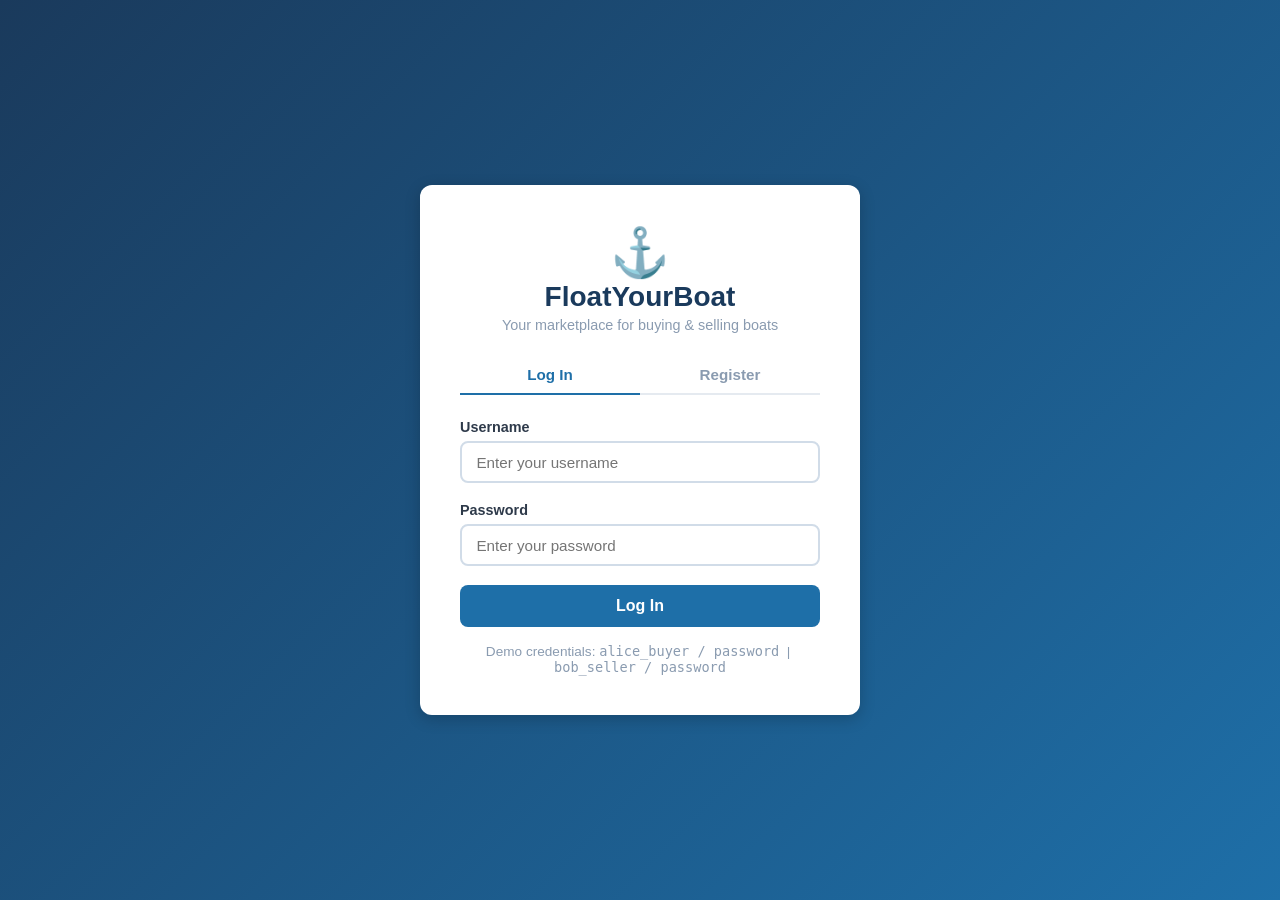
<file: index.html>
<!DOCTYPE html>
<html lang="en">
<head>
  <meta charset="UTF-8" />
  <meta name="viewport" content="width=device-width, initial-scale=1.0" />
  <title>FloatYourBoat — Login</title>
  <link rel="stylesheet" href="css/styles.css" />
</head>
<body>
  <div class="auth-container">
    <div class="auth-box">
      <!-- Logo -->
      <div class="auth-logo">
        <span class="logo-icon">⚓</span>
        <h1>FloatYourBoat</h1>
        <p>Your marketplace for buying &amp; selling boats</p>
      </div>

      <!-- Tabs -->
      <div class="auth-tabs">
        <button class="auth-tab active" id="tab-login" onclick="switchTab('login')">Log In</button>
        <button class="auth-tab" id="tab-register" onclick="switchTab('register')">Register</button>
      </div>

      <!-- Error / Success messages -->
      <div id="auth-alert" class="alert alert-danger hidden">
        <span id="auth-alert-msg"></span>
        <button class="close-btn" onclick="hideAlert()">✕</button>
      </div>

      <!-- Login Form -->
      <form id="form-login" class="auth-form active" onsubmit="handleLogin(event)">
        <div class="form-group">
          <label for="login-username">Username</label>
          <input type="text" id="login-username" placeholder="Enter your username" autocomplete="username" required />
        </div>
        <div class="form-group">
          <label for="login-password">Password</label>
          <input type="password" id="login-password" placeholder="Enter your password" autocomplete="current-password" required />
        </div>
        <button type="submit" class="btn btn-primary btn-block btn-lg">Log In</button>
        <p class="text-center mt-2" style="font-size:0.85rem; color: var(--mid-gray);">
          Demo credentials: <code>alice_buyer / password</code> &nbsp;|&nbsp; <code>bob_seller / password</code>
        </p>
      </form>

      <!-- Register Form -->
      <form id="form-register" class="auth-form" onsubmit="handleRegister(event)">
        <div class="form-group">
          <label>I am a…</label>
          <div class="role-selector">
            <button type="button" class="role-option selected" id="role-buyer" onclick="selectRole('buyer')">
              <span class="role-icon">🔍</span>
              Buyer
            </button>
            <button type="button" class="role-option" id="role-seller" onclick="selectRole('seller')">
              <span class="role-icon">📋</span>
              Seller
            </button>
          </div>
          <input type="hidden" id="reg-role" value="buyer" />
        </div>
        <div class="form-row">
          <div class="form-group">
            <label for="reg-name">Full Name</label>
            <input type="text" id="reg-name" placeholder="Jane Smith" required />
          </div>
          <div class="form-group">
            <label for="reg-email">Email</label>
            <input type="email" id="reg-email" placeholder="jane@example.com" required />
          </div>
        </div>
        <div class="form-group">
          <label for="reg-username">Username</label>
          <input type="text" id="reg-username" placeholder="Choose a username" autocomplete="username" required />
        </div>
        <div class="form-group">
          <label for="reg-password">Password</label>
          <input type="password" id="reg-password" placeholder="At least 6 characters" autocomplete="new-password" required />
          <p class="form-hint">Minimum 6 characters.</p>
        </div>
        <button type="submit" class="btn btn-primary btn-block btn-lg">Create Account</button>
      </form>
    </div>
  </div>

  <script src="js/data.js"></script>
  <script src="js/auth.js"></script>
  <script>
    FYB.initData();

    // If already logged in, go to browse
    if (FYBAuth.getCurrentUser()) {
      window.location.href = 'browse.html';
    }

    function switchTab(tab) {
      document.getElementById('form-login').classList.toggle('active', tab === 'login');
      document.getElementById('form-register').classList.toggle('active', tab === 'register');
      document.getElementById('tab-login').classList.toggle('active', tab === 'login');
      document.getElementById('tab-register').classList.toggle('active', tab === 'register');
      hideAlert();
    }

    function selectRole(role) {
      document.getElementById('reg-role').value = role;
      document.getElementById('role-buyer').classList.toggle('selected', role === 'buyer');
      document.getElementById('role-seller').classList.toggle('selected', role === 'seller');
    }

    function showAlert(msg, type = 'danger') {
      const el = document.getElementById('auth-alert');
      el.className = `alert alert-${type}`;
      document.getElementById('auth-alert-msg').textContent = msg;
    }

    function hideAlert() {
      document.getElementById('auth-alert').classList.add('hidden');
    }

    function handleLogin(e) {
      e.preventDefault();
      const username = document.getElementById('login-username').value;
      const password = document.getElementById('login-password').value;
      const result = FYBAuth.login(username, password);
      if (result.error) {
        showAlert(result.error);
      } else {
        window.location.href = 'browse.html';
      }
    }

    function handleRegister(e) {
      e.preventDefault();
      const name     = document.getElementById('reg-name').value;
      const email    = document.getElementById('reg-email').value;
      const username = document.getElementById('reg-username').value;
      const password = document.getElementById('reg-password').value;
      const role     = document.getElementById('reg-role').value;
      const result = FYBAuth.register(username, password, name, email, role);
      if (result.error) {
        showAlert(result.error);
      } else {
        window.location.href = 'browse.html';
      }
    }
  </script>
</body>
</html>
</file>
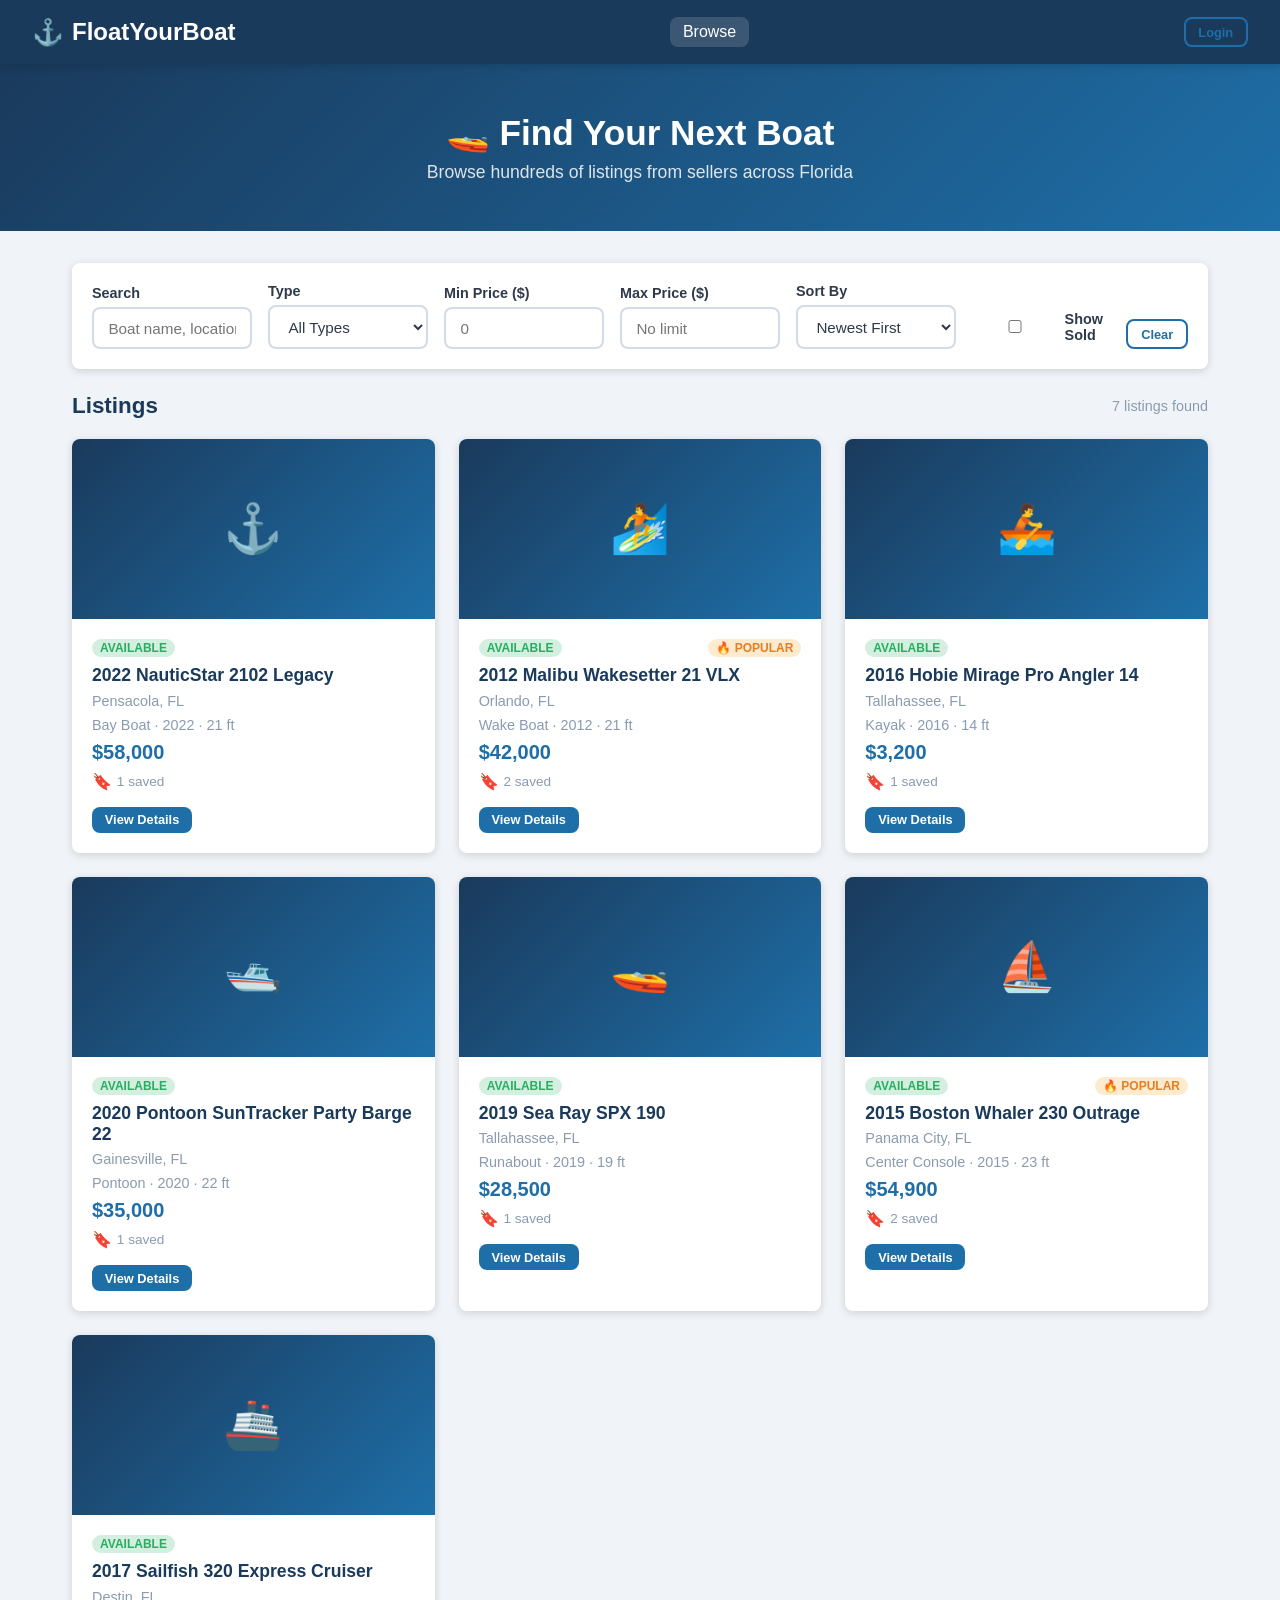
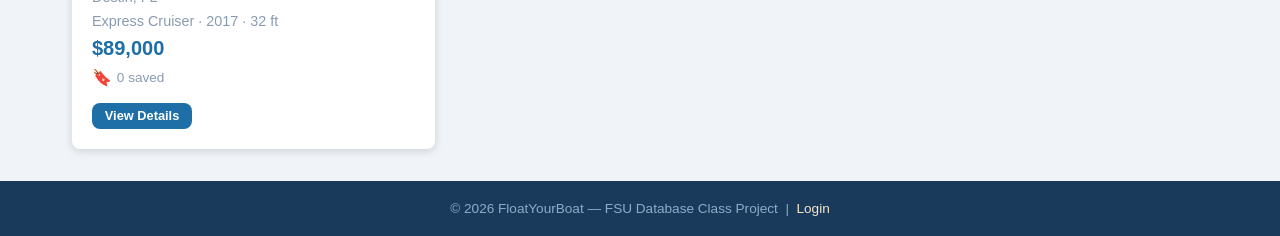
<file: browse.html>
<!DOCTYPE html>
<html lang="en">
<head>
  <meta charset="UTF-8" />
  <meta name="viewport" content="width=device-width, initial-scale=1.0" />
  <title>FloatYourBoat — Browse Listings</title>
  <link rel="stylesheet" href="css/styles.css" />
</head>
<body>
  <!-- Navbar -->
  <header class="navbar" id="navbar"></header>

  <!-- Notification Area -->
  <div id="notification-area" style="position:sticky; top:64px; z-index:99; padding:0 2rem;"></div>

  <!-- Hero -->
  <div class="hero">
    <h1>🚤 Find Your Next Boat</h1>
    <p>Browse hundreds of listings from sellers across Florida</p>
  </div>

  <!-- Main Content -->
  <main class="main-content">

    <!-- Filter Bar -->
    <div class="filter-bar">
      <div class="form-group">
        <label for="search">Search</label>
        <input type="text" id="search" placeholder="Boat name, location, type…" oninput="applyFilters()" />
      </div>

      <div class="form-group">
        <label for="type">Type</label>
        <select id="type" onchange="applyFilters()">
          <option value="">All Types</option>
          <option value="Runabout">Runabout</option>
          <option value="Center Console">Center Console</option>
          <option value="Pontoon">Pontoon</option>
          <option value="Express Cruiser">Express Cruiser</option>
          <option value="Wake Boat">Wake Boat</option>
          <option value="Bay Boat">Bay Boat</option>
          <option value="Kayak">Kayak</option>
          <option value="Sailboat">Sailboat</option>
        </select>
      </div>

      <div class="form-group">
        <label for="min-price">Min Price ($)</label>
        <input type="number" id="min-price" placeholder="0" min="0" onchange="applyFilters()" />
      </div>

      <div class="form-group">
        <label for="max-price">Max Price ($)</label>
        <input type="number" id="max-price" placeholder="No limit" min="0" onchange="applyFilters()" />
      </div>

      <div class="form-group">
        <label for="sort">Sort By</label>
        <select id="sort" onchange="applyFilters()">
          <option value="newest">Newest First</option>
          <option value="oldest">Oldest First</option>
          <option value="price-asc">Price: Low to High</option>
          <option value="price-desc">Price: High to Low</option>
          <option value="popularity">Most Popular</option>
          <option value="proximity">Nearest to Me</option>
        </select>
      </div>

      <div class="form-group" style="min-width:auto;">
        <label style="display:flex; align-items:center; gap:0.4rem; cursor:pointer;">
          <input type="checkbox" id="show-sold" onchange="applyFilters()" />
          Show Sold
        </label>
      </div>

      <button class="btn btn-outline btn-sm" onclick="clearFilters()">Clear</button>
    </div>

    <!-- Result Count & Header -->
    <div class="section-header">
      <h2>Listings</h2>
      <span id="result-count" style="color:var(--mid-gray); font-size:0.9rem;"></span>
    </div>

    <!-- Listings Grid -->
    <div class="listings-grid" id="listings-container">
      <p style="color:var(--mid-gray);">Loading listings…</p>
    </div>
  </main>

  <footer>
    <p>© 2026 FloatYourBoat &mdash; FSU Database Class Project &nbsp;|&nbsp; <a href="index.html">Login</a></p>
  </footer>

  <script src="js/data.js"></script>
  <script src="js/auth.js"></script>
  <script src="js/browse.js"></script>
</body>
</html>
</file>
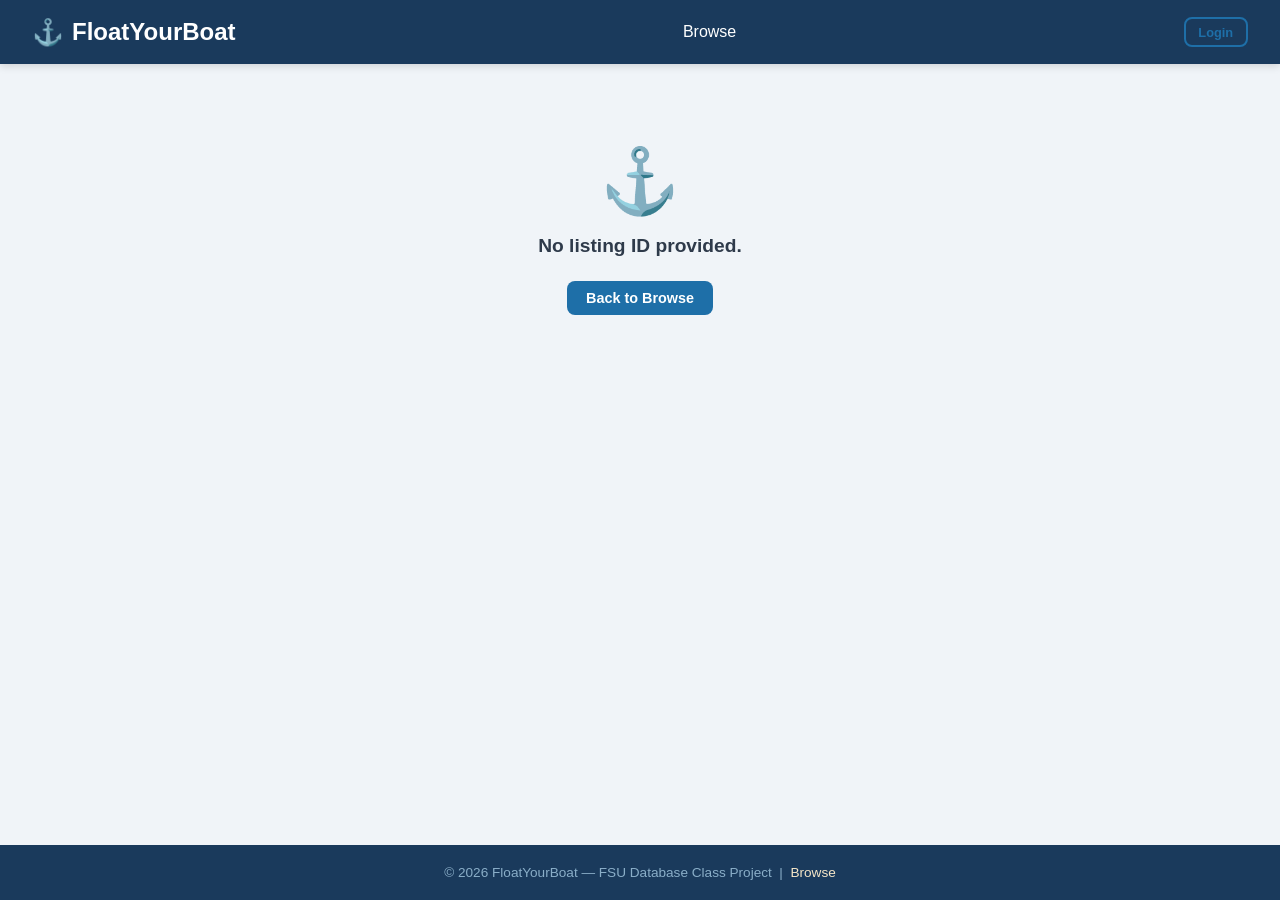
<file: listing.html>
<!DOCTYPE html>
<html lang="en">
<head>
  <meta charset="UTF-8" />
  <meta name="viewport" content="width=device-width, initial-scale=1.0" />
  <title>FloatYourBoat — Listing Details</title>
  <link rel="stylesheet" href="css/styles.css" />
</head>
<body>
  <!-- Navbar -->
  <header class="navbar" id="navbar"></header>

  <!-- Notification Area -->
  <div id="notification-area" style="position:sticky; top:64px; z-index:99; padding:0 2rem;"></div>

  <!-- Main Content -->
  <main class="main-content">
    <div id="listing-container">
      <p style="color:var(--mid-gray);">Loading listing…</p>
    </div>
  </main>

  <!-- Contact Modal -->
  <div class="modal-overlay hidden" id="modal-overlay">
    <div class="modal">
      <div class="modal-header">
        <h3 id="modal-title">Contact Seller</h3>
        <button class="modal-close" onclick="closeModal()">✕</button>
      </div>
      <div class="modal-body" id="modal-body"></div>
      <div class="modal-footer">
        <button class="btn btn-outline" onclick="closeModal()">Cancel</button>
        <button class="btn btn-primary" id="modal-confirm">Send Message</button>
      </div>
    </div>
  </div>

  <footer>
    <p>© 2026 FloatYourBoat &mdash; FSU Database Class Project &nbsp;|&nbsp; <a href="browse.html">Browse</a></p>
  </footer>

  <script src="js/data.js"></script>
  <script src="js/auth.js"></script>
  <script src="js/listing.js"></script>
</body>
</html>
</file>
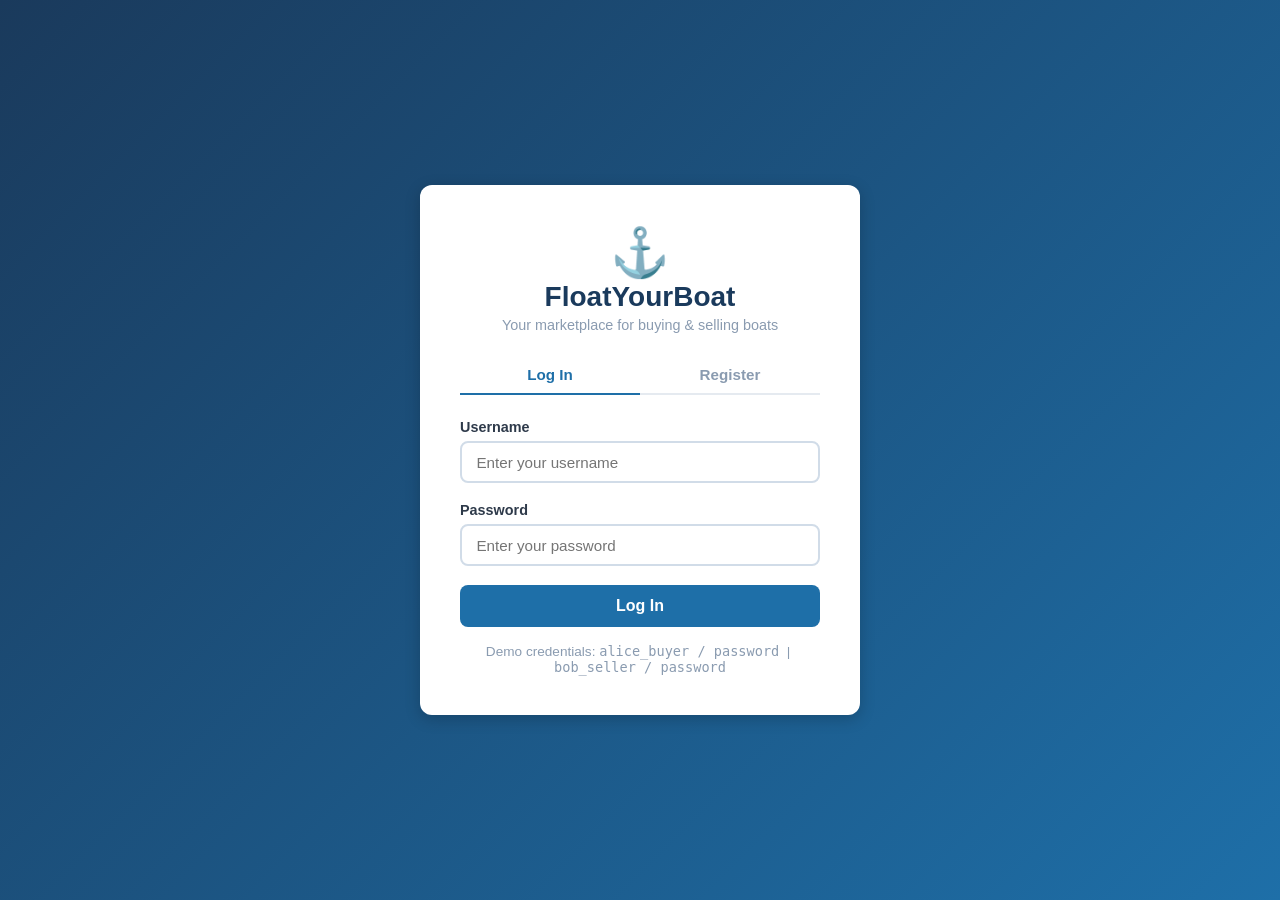
<file: saved.html>
<!DOCTYPE html>
<html lang="en">
<head>
  <meta charset="UTF-8" />
  <meta name="viewport" content="width=device-width, initial-scale=1.0" />
  <title>FloatYourBoat — Saved Listings</title>
  <link rel="stylesheet" href="css/styles.css" />
</head>
<body>
  <!-- Navbar -->
  <header class="navbar" id="navbar"></header>

  <!-- Notification Area -->
  <div id="notification-area" style="position:sticky; top:64px; z-index:99; padding:0 2rem;"></div>

  <!-- Main Content -->
  <main class="main-content">
    <div class="section-header">
      <h2>🔖 Saved Listings</h2>
      <span id="saved-count" style="color:var(--mid-gray); font-size:0.9rem;"></span>
    </div>

    <!-- Listings -->
    <div id="saved-container"></div>

    <!-- Empty State -->
    <div id="empty-state" class="empty-state hidden">
      <div class="empty-icon">🔖</div>
      <h3>No saved listings yet</h3>
      <p>Browse available boats and click "+ Save" to bookmark ones you like.</p>
      <a href="browse.html" class="btn btn-primary mt-2">Browse Listings</a>
    </div>
  </main>

  <footer>
    <p>© 2026 FloatYourBoat &mdash; FSU Database Class Project &nbsp;|&nbsp; <a href="browse.html">Browse</a></p>
  </footer>

  <script src="js/data.js"></script>
  <script src="js/auth.js"></script>
  <script src="js/saved.js"></script>
</body>
</html>
</file>
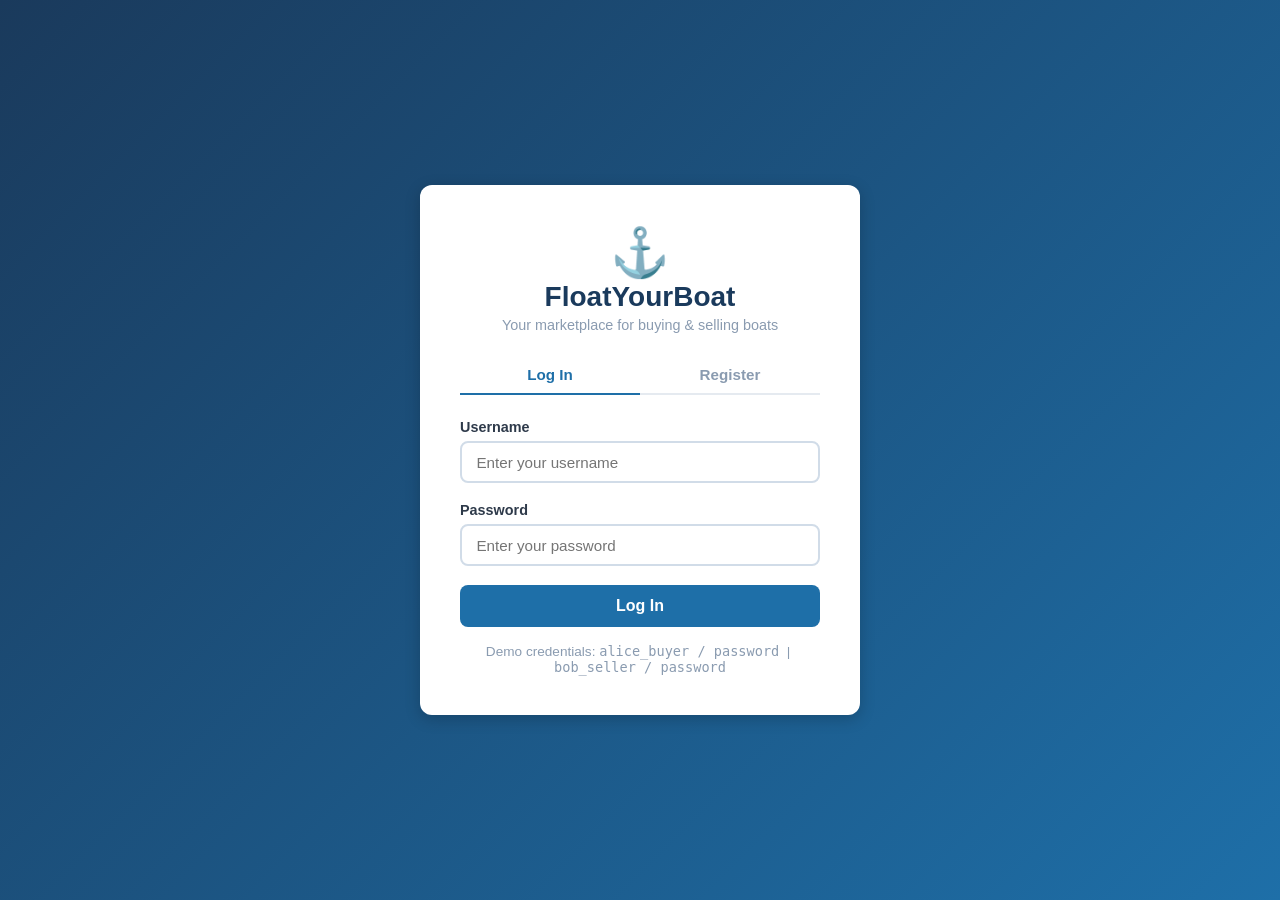
<file: seller.html>
<!DOCTYPE html>
<html lang="en">
<head>
  <meta charset="UTF-8" />
  <meta name="viewport" content="width=device-width, initial-scale=1.0" />
  <title>FloatYourBoat — My Listings</title>
  <link rel="stylesheet" href="css/styles.css" />
</head>
<body>
  <!-- Navbar -->
  <header class="navbar" id="navbar"></header>

  <!-- Notification Area -->
  <div id="notification-area" style="position:sticky; top:64px; z-index:99; padding:0 2rem;"></div>

  <!-- Main Content -->
  <main class="main-content">

    <!-- Header Row -->
    <div class="section-header">
      <h2>⚓ My Listings</h2>
      <button class="btn btn-success" onclick="openCreateForm()">+ New Listing</button>
    </div>

    <!-- My Listings Table -->
    <div style="overflow-x:auto; margin-bottom:2rem;">
      <table class="seller-table">
        <thead>
          <tr>
            <th>Title</th>
            <th>Type</th>
            <th>Price</th>
            <th>Status</th>
            <th>Saves</th>
            <th>Posted</th>
            <th>Actions</th>
          </tr>
        </thead>
        <tbody id="listings-tbody">
          <!-- Populated by JS -->
        </tbody>
      </table>
    </div>

    <div id="empty-listings" class="empty-state hidden">
      <div class="empty-icon">🚤</div>
      <h3>No listings yet</h3>
      <p>Click "New Listing" above to post your first boat for sale.</p>
    </div>

    <!-- Create / Edit Form (hidden by default) -->
    <section id="listing-form-section" class="card hidden" style="padding:2rem; margin-top:1rem;">
      <div class="section-header" style="margin-bottom:1.5rem;">
        <h2 id="form-title-label">New Listing</h2>
        <button class="btn btn-outline btn-sm" onclick="closeForm()">✕ Cancel</button>
      </div>

      <form id="listing-form" onsubmit="handleFormSubmit(event)">
        <!-- Hidden fields -->
        <input type="hidden" id="form-seller-id" />
        <input type="hidden" id="form-seller-name" />

        <div class="form-row">
          <div class="form-group">
            <label for="form-title">Listing Title *</label>
            <input type="text" id="form-title" placeholder="e.g. 2020 Sea Ray 190 SPX" required />
          </div>
          <div class="form-group">
            <label for="form-type">Boat Type *</label>
            <select id="form-type" required>
              <option value="">Select type…</option>
              <option value="Runabout">Runabout</option>
              <option value="Center Console">Center Console</option>
              <option value="Pontoon">Pontoon</option>
              <option value="Express Cruiser">Express Cruiser</option>
              <option value="Wake Boat">Wake Boat</option>
              <option value="Bay Boat">Bay Boat</option>
              <option value="Kayak">Kayak</option>
              <option value="Sailboat">Sailboat</option>
            </select>
          </div>
        </div>

        <div class="form-row">
          <div class="form-group">
            <label for="form-year">Year *</label>
            <input type="number" id="form-year" placeholder="2020" min="1900" required />
          </div>
          <div class="form-group">
            <label for="form-length">Length (ft) *</label>
            <input type="number" id="form-length" placeholder="21" min="1" step="0.5" required />
          </div>
        </div>

        <div class="form-row">
          <div class="form-group">
            <label for="form-price">Asking Price ($) *</label>
            <input type="number" id="form-price" placeholder="35000" min="0" required />
          </div>
          <div class="form-group">
            <label for="form-condition">Condition *</label>
            <select id="form-condition" required>
              <option value="">Select…</option>
              <option value="Like New">Like New</option>
              <option value="Excellent">Excellent</option>
              <option value="Good">Good</option>
              <option value="Fair">Fair</option>
              <option value="Parts Only">Parts Only</option>
            </select>
          </div>
        </div>

        <div class="form-row">
          <div class="form-group">
            <label for="form-engine">Engine</label>
            <input type="text" id="form-engine" placeholder="e.g. Mercury 115 Four-Stroke" />
          </div>
          <div class="form-group">
            <label for="form-hours">Engine Hours</label>
            <input type="number" id="form-hours" placeholder="Leave blank if N/A" min="0" />
          </div>
        </div>

        <div class="form-row">
          <div class="form-group">
            <label for="form-location">Location *</label>
            <input type="text" id="form-location" placeholder="City, State" required />
          </div>
          <div class="form-group">
            <label for="form-image-emoji">Emoji Icon</label>
            <input type="text" id="form-image-emoji" placeholder="🚤" maxlength="4" />
            <p class="form-hint">Single emoji used as the listing thumbnail.</p>
          </div>
        </div>

        <div class="form-group">
          <label for="form-description">Description *</label>
          <textarea id="form-description" rows="6" placeholder="Describe the boat, its features, history, and what's included…" required></textarea>
        </div>

        <div class="flex flex-gap">
          <button type="submit" class="btn btn-success btn-lg">💾 Save Listing</button>
          <button type="button" class="btn btn-outline" onclick="closeForm()">Cancel</button>
        </div>
      </form>
    </section>
  </main>

  <footer>
    <p>© 2026 FloatYourBoat &mdash; FSU Database Class Project &nbsp;|&nbsp; <a href="browse.html">Browse</a></p>
  </footer>

  <script src="js/data.js"></script>
  <script src="js/auth.js"></script>
  <script src="js/seller.js"></script>
</body>
</html>
</file>
<file: css/styles.css>
/* FloatYourBoat — Shared Nautical Theme */

/* ── Reset & Base ── */
*, *::before, *::after {
  box-sizing: border-box;
  margin: 0;
  padding: 0;
}

:root {
  --navy:       #1a3a5c;
  --ocean:      #1e6fa8;
  --seafoam:    #4caf8a;
  --sand:       #f5e6c8;
  --white:      #ffffff;
  --light-gray: #f0f4f8;
  --mid-gray:   #8a9bb0;
  --dark-gray:  #2e3a4a;
  --danger:     #c0392b;
  --success:    #27ae60;
  --warning:    #e67e22;
  --border-radius: 8px;
  --shadow: 0 2px 8px rgba(0,0,0,0.15);
  --shadow-lg: 0 4px 16px rgba(0,0,0,0.2);
  --font-main: 'Segoe UI', Arial, sans-serif;
}

body {
  font-family: var(--font-main);
  background-color: var(--light-gray);
  color: var(--dark-gray);
  min-height: 100vh;
  display: flex;
  flex-direction: column;
}

a {
  color: var(--ocean);
  text-decoration: none;
}

a:hover {
  text-decoration: underline;
}

img {
  max-width: 100%;
  display: block;
}

button {
  cursor: pointer;
  font-family: var(--font-main);
}

/* ── Navigation ── */
.navbar {
  background: var(--navy);
  color: var(--white);
  padding: 0 2rem;
  display: flex;
  align-items: center;
  justify-content: space-between;
  height: 64px;
  box-shadow: var(--shadow);
  position: sticky;
  top: 0;
  z-index: 100;
}

.navbar .brand {
  font-size: 1.5rem;
  font-weight: 700;
  color: var(--white);
  display: flex;
  align-items: center;
  gap: 0.5rem;
  text-decoration: none;
}

.navbar .brand:hover {
  text-decoration: none;
  color: var(--sand);
}

.navbar .brand .anchor-icon {
  font-size: 1.6rem;
}

.navbar nav {
  display: flex;
  align-items: center;
  gap: 1.5rem;
}

.navbar nav a {
  color: var(--white);
  font-weight: 500;
  padding: 0.4rem 0.8rem;
  border-radius: var(--border-radius);
  transition: background 0.2s;
}

.navbar nav a:hover,
.navbar nav a.active {
  background: rgba(255,255,255,0.15);
  text-decoration: none;
}

.navbar .user-info {
  display: flex;
  align-items: center;
  gap: 1rem;
  color: var(--sand);
  font-size: 0.9rem;
}

.navbar .user-info .role-badge {
  background: var(--seafoam);
  color: var(--white);
  padding: 2px 8px;
  border-radius: 12px;
  font-size: 0.75rem;
  text-transform: uppercase;
  font-weight: 600;
}

/* ── Wave Divider ── */
.wave-divider {
  background: var(--navy);
  line-height: 0;
}

.wave-divider svg {
  display: block;
  width: 100%;
}

/* ── Hero Banner ── */
.hero {
  background: linear-gradient(135deg, var(--navy) 0%, var(--ocean) 100%);
  color: var(--white);
  text-align: center;
  padding: 3rem 2rem;
}

.hero h1 {
  font-size: 2.2rem;
  margin-bottom: 0.5rem;
}

.hero p {
  font-size: 1.1rem;
  opacity: 0.85;
}

/* ── Main Content ── */
.main-content {
  flex: 1;
  padding: 2rem;
  max-width: 1200px;
  margin: 0 auto;
  width: 100%;
}

/* ── Cards ── */
.card {
  background: var(--white);
  border-radius: var(--border-radius);
  box-shadow: var(--shadow);
  overflow: hidden;
  transition: transform 0.2s, box-shadow 0.2s;
}

.card:hover {
  transform: translateY(-2px);
  box-shadow: var(--shadow-lg);
}

.card-body {
  padding: 1.25rem;
}

.card-title {
  font-size: 1.1rem;
  font-weight: 700;
  color: var(--navy);
  margin-bottom: 0.4rem;
}

.card-text {
  font-size: 0.9rem;
  color: var(--mid-gray);
  margin-bottom: 0.5rem;
}

.card-price {
  font-size: 1.25rem;
  font-weight: 700;
  color: var(--ocean);
}

.card-img {
  width: 100%;
  height: 180px;
  object-fit: cover;
}

.card-img-placeholder {
  width: 100%;
  height: 180px;
  background: linear-gradient(135deg, var(--navy) 0%, var(--ocean) 100%);
  display: flex;
  align-items: center;
  justify-content: center;
  font-size: 3rem;
  color: var(--white);
}

/* ── Grid Layouts ── */
.listings-grid {
  display: grid;
  grid-template-columns: repeat(auto-fill, minmax(280px, 1fr));
  gap: 1.5rem;
}

/* ── Buttons ── */
.btn {
  display: inline-flex;
  align-items: center;
  gap: 0.4rem;
  padding: 0.55rem 1.2rem;
  border: none;
  border-radius: var(--border-radius);
  font-size: 0.9rem;
  font-weight: 600;
  transition: background 0.2s, transform 0.1s;
  text-decoration: none;
}

.btn:active {
  transform: scale(0.97);
}

.btn-primary {
  background: var(--ocean);
  color: var(--white);
}

.btn-primary:hover {
  background: var(--navy);
  color: var(--white);
  text-decoration: none;
}

.btn-success {
  background: var(--seafoam);
  color: var(--white);
}

.btn-success:hover {
  background: #3a9a74;
  color: var(--white);
  text-decoration: none;
}

.btn-danger {
  background: var(--danger);
  color: var(--white);
}

.btn-danger:hover {
  background: #a93226;
  color: var(--white);
  text-decoration: none;
}

.btn-outline {
  background: transparent;
  border: 2px solid var(--ocean);
  color: var(--ocean);
}

.btn-outline:hover {
  background: var(--ocean);
  color: var(--white);
  text-decoration: none;
}

.btn-sm {
  padding: 0.35rem 0.8rem;
  font-size: 0.8rem;
}

.btn-lg {
  padding: 0.75rem 1.8rem;
  font-size: 1rem;
}

.btn-block {
  width: 100%;
  justify-content: center;
}

.btn-warning {
  background: var(--warning);
  color: var(--white);
}

.btn-warning:hover {
  background: #ca6f1e;
  color: var(--white);
  text-decoration: none;
}

/* ── Forms ── */
.form-group {
  margin-bottom: 1.2rem;
}

.form-group label {
  display: block;
  font-weight: 600;
  margin-bottom: 0.4rem;
  color: var(--dark-gray);
  font-size: 0.9rem;
}

.form-group input,
.form-group select,
.form-group textarea {
  width: 100%;
  padding: 0.65rem 0.9rem;
  border: 2px solid #d1dce8;
  border-radius: var(--border-radius);
  font-size: 0.95rem;
  font-family: var(--font-main);
  background: var(--white);
  color: var(--dark-gray);
  transition: border-color 0.2s;
}

.form-group input:focus,
.form-group select:focus,
.form-group textarea:focus {
  outline: none;
  border-color: var(--ocean);
}

.form-group textarea {
  resize: vertical;
  min-height: 100px;
}

.form-row {
  display: grid;
  grid-template-columns: 1fr 1fr;
  gap: 1rem;
}

.form-hint {
  font-size: 0.8rem;
  color: var(--mid-gray);
  margin-top: 0.25rem;
}

/* ── Filter Bar ── */
.filter-bar {
  background: var(--white);
  border-radius: var(--border-radius);
  box-shadow: var(--shadow);
  padding: 1.25rem;
  margin-bottom: 1.5rem;
  display: flex;
  flex-wrap: wrap;
  gap: 1rem;
  align-items: flex-end;
}

.filter-bar .form-group {
  flex: 1;
  min-width: 160px;
  margin-bottom: 0;
}

.filter-bar .btn {
  align-self: flex-end;
}

/* ── Badges ── */
.badge {
  display: inline-block;
  padding: 2px 8px;
  border-radius: 12px;
  font-size: 0.75rem;
  font-weight: 600;
  text-transform: uppercase;
}

.badge-available {
  background: #d4efdf;
  color: var(--success);
}

.badge-sold {
  background: #f9ebea;
  color: var(--danger);
}

.badge-popular {
  background: #fdebd0;
  color: var(--warning);
}

/* ── Alerts / Notifications ── */
.alert {
  padding: 0.9rem 1.2rem;
  border-radius: var(--border-radius);
  margin-bottom: 1rem;
  display: flex;
  align-items: center;
  gap: 0.75rem;
  font-size: 0.95rem;
}

.alert-info {
  background: #d6eaf8;
  color: #1a5276;
  border-left: 4px solid var(--ocean);
}

.alert-success {
  background: #d4efdf;
  color: #1d6a3a;
  border-left: 4px solid var(--success);
}

.alert-warning {
  background: #fdebd0;
  color: #7e5109;
  border-left: 4px solid var(--warning);
}

.alert-danger {
  background: #f9ebea;
  color: #7b241c;
  border-left: 4px solid var(--danger);
}

.alert .close-btn {
  margin-left: auto;
  background: none;
  border: none;
  font-size: 1.1rem;
  cursor: pointer;
  color: inherit;
  opacity: 0.6;
}

.alert .close-btn:hover {
  opacity: 1;
}

/* ── Auth Pages ── */
.auth-container {
  min-height: 100vh;
  background: linear-gradient(135deg, var(--navy) 0%, var(--ocean) 100%);
  display: flex;
  align-items: center;
  justify-content: center;
  padding: 2rem;
}

.auth-box {
  background: var(--white);
  border-radius: 12px;
  box-shadow: var(--shadow-lg);
  padding: 2.5rem;
  width: 100%;
  max-width: 440px;
}

.auth-logo {
  text-align: center;
  margin-bottom: 1.5rem;
}

.auth-logo .logo-icon {
  font-size: 3rem;
}

.auth-logo h1 {
  font-size: 1.75rem;
  color: var(--navy);
  font-weight: 700;
}

.auth-logo p {
  color: var(--mid-gray);
  font-size: 0.9rem;
  margin-top: 0.25rem;
}

.auth-tabs {
  display: flex;
  border-bottom: 2px solid #e5eaf0;
  margin-bottom: 1.5rem;
}

.auth-tab {
  flex: 1;
  padding: 0.6rem;
  text-align: center;
  background: none;
  border: none;
  font-size: 0.95rem;
  font-weight: 600;
  color: var(--mid-gray);
  cursor: pointer;
  border-bottom: 2px solid transparent;
  margin-bottom: -2px;
  transition: color 0.2s;
}

.auth-tab.active {
  color: var(--ocean);
  border-bottom-color: var(--ocean);
}

.auth-form {
  display: none;
}

.auth-form.active {
  display: block;
}

.role-selector {
  display: flex;
  gap: 1rem;
  margin-bottom: 1.2rem;
}

.role-option {
  flex: 1;
  border: 2px solid #d1dce8;
  border-radius: var(--border-radius);
  padding: 0.75rem;
  text-align: center;
  cursor: pointer;
  transition: border-color 0.2s, background 0.2s;
  font-size: 0.9rem;
  font-weight: 500;
  color: var(--dark-gray);
  background: var(--white);
}

.role-option.selected {
  border-color: var(--ocean);
  background: #eaf4fc;
  color: var(--ocean);
}

.role-option .role-icon {
  font-size: 1.8rem;
  display: block;
  margin-bottom: 0.25rem;
}

/* ── Page Sections ── */
.section-header {
  display: flex;
  align-items: center;
  justify-content: space-between;
  margin-bottom: 1.25rem;
  flex-wrap: wrap;
  gap: 0.75rem;
}

.section-header h2 {
  font-size: 1.4rem;
  color: var(--navy);
}

.empty-state {
  text-align: center;
  padding: 3rem 1rem;
  color: var(--mid-gray);
}

.empty-state .empty-icon {
  font-size: 4rem;
  margin-bottom: 1rem;
}

.empty-state h3 {
  font-size: 1.2rem;
  margin-bottom: 0.5rem;
  color: var(--dark-gray);
}

/* ── Listing Detail ── */
.listing-detail {
  background: var(--white);
  border-radius: var(--border-radius);
  box-shadow: var(--shadow);
  overflow: hidden;
}

.listing-detail-img {
  width: 100%;
  height: 350px;
  object-fit: cover;
}

.listing-detail-img-placeholder {
  width: 100%;
  height: 350px;
  background: linear-gradient(135deg, var(--navy) 0%, var(--ocean) 100%);
  display: flex;
  align-items: center;
  justify-content: center;
  font-size: 6rem;
  color: var(--white);
}

.listing-detail-body {
  padding: 2rem;
}

.listing-detail-header {
  display: flex;
  align-items: flex-start;
  justify-content: space-between;
  gap: 1rem;
  flex-wrap: wrap;
  margin-bottom: 1.5rem;
}

.listing-detail-title {
  font-size: 1.75rem;
  color: var(--navy);
  font-weight: 700;
}

.listing-detail-price {
  font-size: 2rem;
  font-weight: 700;
  color: var(--ocean);
}

.listing-meta {
  display: grid;
  grid-template-columns: repeat(auto-fill, minmax(180px, 1fr));
  gap: 1rem;
  margin-bottom: 1.5rem;
}

.listing-meta-item {
  background: var(--light-gray);
  border-radius: var(--border-radius);
  padding: 0.75rem 1rem;
}

.listing-meta-item .meta-label {
  font-size: 0.75rem;
  text-transform: uppercase;
  letter-spacing: 0.05em;
  color: var(--mid-gray);
  margin-bottom: 0.2rem;
}

.listing-meta-item .meta-value {
  font-weight: 600;
  color: var(--dark-gray);
}

.listing-description {
  line-height: 1.7;
  color: var(--dark-gray);
  margin-bottom: 1.5rem;
}

.listing-actions {
  display: flex;
  gap: 1rem;
  flex-wrap: wrap;
}

/* ── Modal ── */
.modal-overlay {
  position: fixed;
  inset: 0;
  background: rgba(0,0,0,0.5);
  z-index: 200;
  display: flex;
  align-items: center;
  justify-content: center;
  padding: 1rem;
}

.modal-overlay.hidden {
  display: none;
}

.modal {
  background: var(--white);
  border-radius: 12px;
  box-shadow: var(--shadow-lg);
  width: 100%;
  max-width: 560px;
  max-height: 90vh;
  overflow-y: auto;
}

.modal-header {
  padding: 1.25rem 1.5rem;
  border-bottom: 1px solid #e5eaf0;
  display: flex;
  align-items: center;
  justify-content: space-between;
}

.modal-header h3 {
  font-size: 1.1rem;
  color: var(--navy);
}

.modal-close {
  background: none;
  border: none;
  font-size: 1.4rem;
  color: var(--mid-gray);
  cursor: pointer;
}

.modal-close:hover {
  color: var(--dark-gray);
}

.modal-body {
  padding: 1.5rem;
}

.modal-footer {
  padding: 1.25rem 1.5rem;
  border-top: 1px solid #e5eaf0;
  display: flex;
  justify-content: flex-end;
  gap: 0.75rem;
}

/* ── Stats / Popularity ── */
.stats-row {
  display: flex;
  gap: 1rem;
  align-items: center;
  flex-wrap: wrap;
  margin-top: 0.5rem;
}

.stat-item {
  display: flex;
  align-items: center;
  gap: 0.3rem;
  font-size: 0.85rem;
  color: var(--mid-gray);
}

.stat-item .stat-icon {
  font-size: 1rem;
}

/* ── Seller Dashboard ── */
.seller-table {
  width: 100%;
  border-collapse: collapse;
  background: var(--white);
  border-radius: var(--border-radius);
  box-shadow: var(--shadow);
  overflow: hidden;
}

.seller-table th {
  background: var(--navy);
  color: var(--white);
  padding: 0.85rem 1rem;
  text-align: left;
  font-size: 0.85rem;
  text-transform: uppercase;
  letter-spacing: 0.05em;
}

.seller-table td {
  padding: 0.85rem 1rem;
  border-bottom: 1px solid #e5eaf0;
  font-size: 0.9rem;
  vertical-align: middle;
}

.seller-table tr:last-child td {
  border-bottom: none;
}

.seller-table tr:hover td {
  background: var(--light-gray);
}

.seller-table .action-btns {
  display: flex;
  gap: 0.5rem;
}

/* ── Footer ── */
footer {
  background: var(--navy);
  color: #8aaec8;
  text-align: center;
  padding: 1.25rem;
  font-size: 0.85rem;
  margin-top: auto;
}

footer a {
  color: var(--sand);
}

/* ── Utility ── */
.text-center { text-align: center; }
.text-right  { text-align: right; }
.mt-1 { margin-top: 0.5rem; }
.mt-2 { margin-top: 1rem; }
.mt-3 { margin-top: 1.5rem; }
.mb-1 { margin-bottom: 0.5rem; }
.mb-2 { margin-bottom: 1rem; }
.mb-3 { margin-bottom: 1.5rem; }
.hidden { display: none !important; }
.flex { display: flex; }
.flex-gap { gap: 0.75rem; }
.align-center { align-items: center; }
.justify-between { justify-content: space-between; }

/* ── Responsive ── */
@media (max-width: 768px) {
  .navbar {
    padding: 0 1rem;
    height: auto;
    flex-wrap: wrap;
    padding: 0.75rem 1rem;
    gap: 0.5rem;
  }

  .navbar nav {
    gap: 0.5rem;
    flex-wrap: wrap;
  }

  .main-content {
    padding: 1rem;
  }

  .filter-bar {
    flex-direction: column;
  }

  .form-row {
    grid-template-columns: 1fr;
  }

  .listing-detail-img,
  .listing-detail-img-placeholder {
    height: 220px;
  }

  .listing-detail-title {
    font-size: 1.35rem;
  }

  .listing-detail-price {
    font-size: 1.5rem;
  }

  .seller-table {
    display: block;
    overflow-x: auto;
  }
}
</file>
